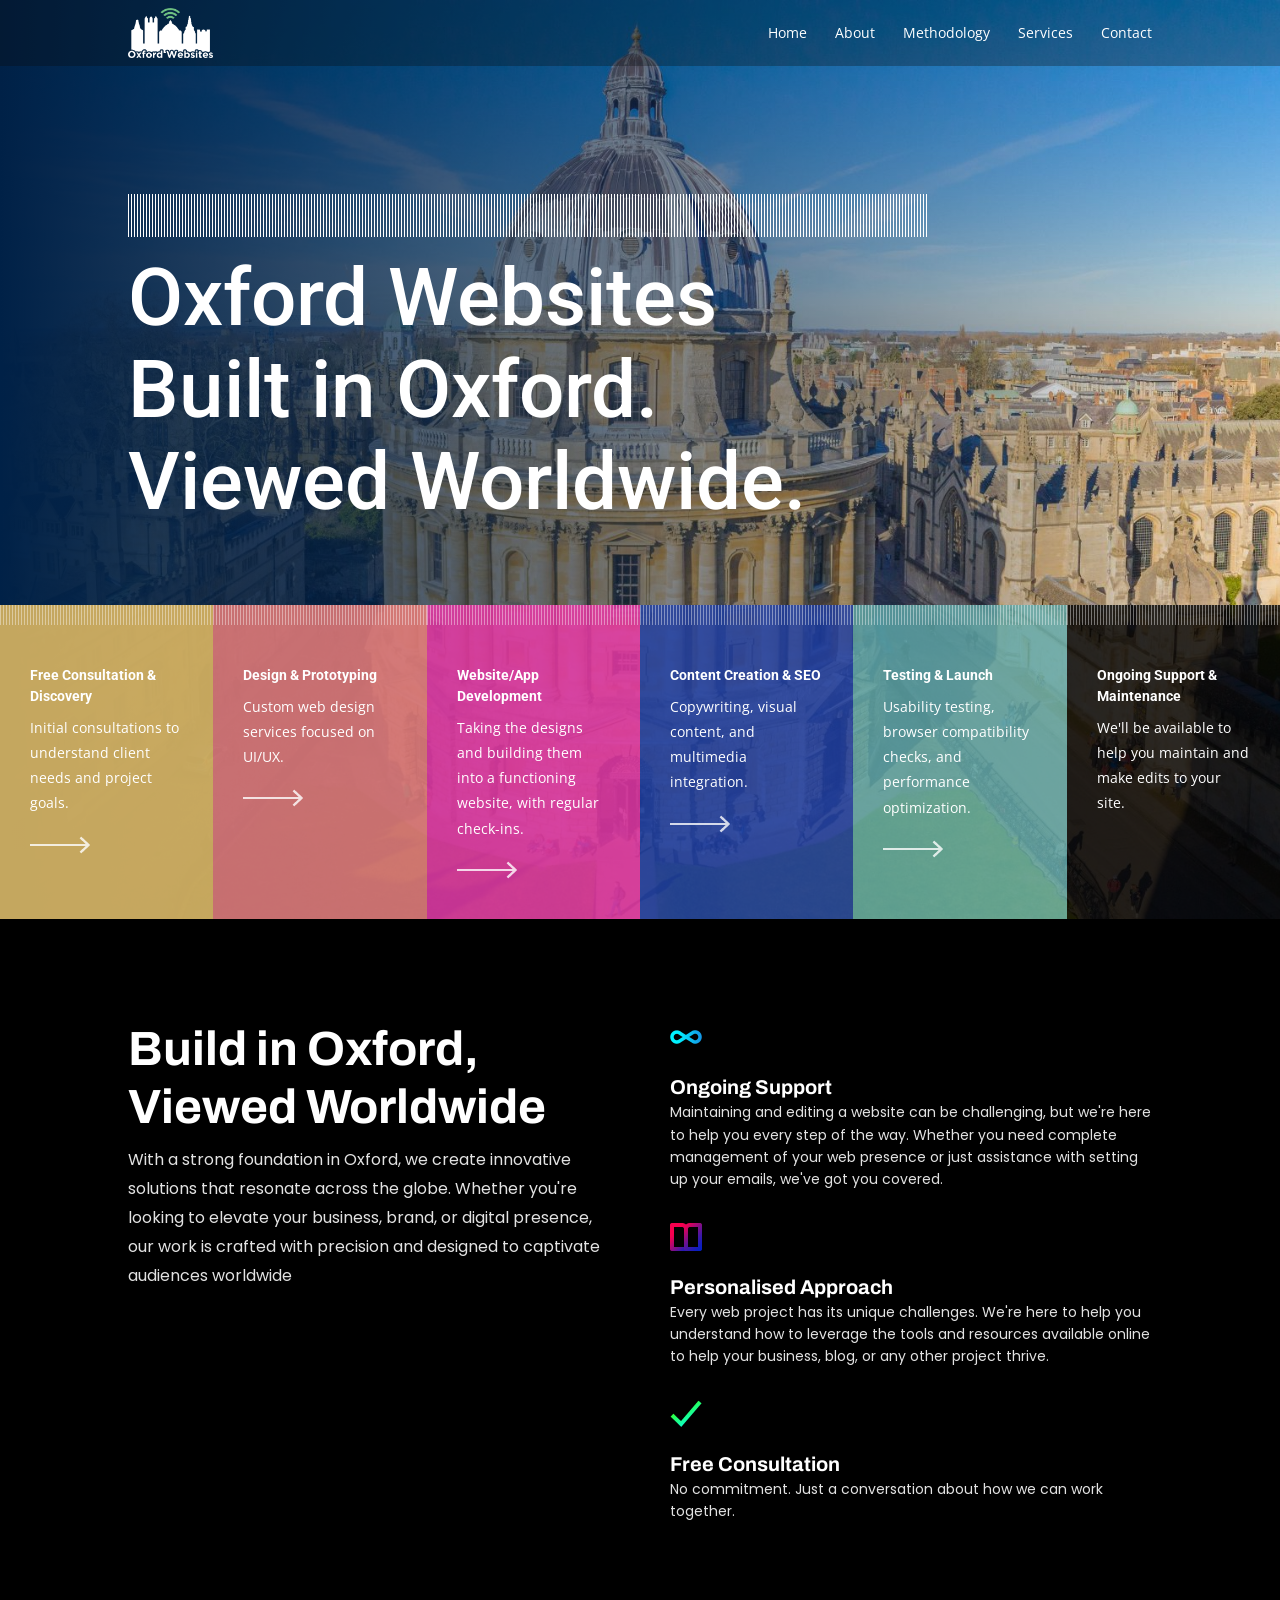
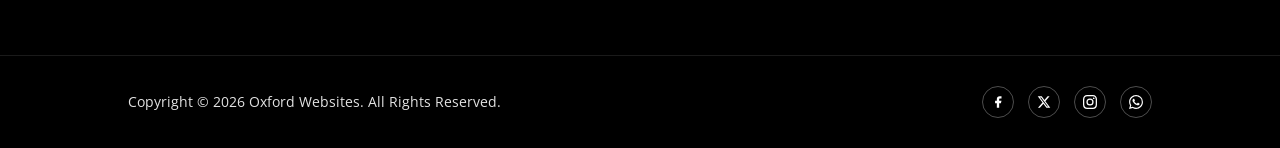
<file: index.html>
<!DOCTYPE html>
<html lang="en-US">
<head>
  <meta charset="UTF-8">
  <meta name="viewport" content="width=device-width, initial-scale=1.0">
  <title>Home - Oxford Websites</title>
  <link rel="preconnect" href="https://fonts.googleapis.com">
  <link rel="preconnect" href="https://fonts.gstatic.com" crossorigin>
  <link href="https://fonts.googleapis.com/css2?family=Archivo:wght@400;700&family=Poppins:wght@400;500&family=Roboto:wght@400;500;700&family=Open+Sans:wght@400;500;700&display=swap" rel="stylesheet">
  <style>
    /* ===== RESET ===== */
    *, *::before, *::after { margin: 0; padding: 0; box-sizing: border-box; }
    html { scroll-behavior: smooth; }
    body {
      font-family: 'Open Sans', Arial, sans-serif;
      font-size: 14px;
      line-height: 1.7;
      color: #666;
      -webkit-font-smoothing: antialiased;
    }
    a { text-decoration: none; color: inherit; }
    ul { list-style: none; }
    img { max-width: 100%; height: auto; display: block; }

    /* ===== HEADER ===== */
    #main-header {
      position: fixed;
      top: 0;
      left: 0;
      width: 100%;
      z-index: 1000;
      background-color: rgba(10, 10, 10, 0.3);
      transition: background-color 0.4s ease;
    }
    #main-header.scrolled {
      background-color: rgba(10, 10, 10, 0.22);
    }
    .header-container {
      max-width: 1080px;
      width: 80%;
      margin: 0 auto;
      display: flex;
      align-items: center;
      justify-content: space-between;
      height: 66px;
    }
    .logo_container a {
      display: flex;
      align-items: center;
    }
    .logo_container img {
      height: 50px;
      width: auto;
    }
    #top-menu {
      display: flex;
      gap: 28px;
    }
    #top-menu a {
      font-size: 14px;
      color: #fff;
      transition: opacity 0.3s;
    }
    #top-menu a:hover {
      opacity: 0.7;
    }
    #top-menu li.active a {
      color: #fff;
    }
    .mobile-menu-toggle {
      display: none;
      flex-direction: column;
      gap: 5px;
      cursor: pointer;
      padding: 5px;
    }
    .mobile-menu-toggle span {
      width: 24px;
      height: 2px;
      background: #fff;
      transition: 0.3s;
    }
    .mobile-menu {
      display: none;
      position: absolute;
      top: 66px;
      left: 0;
      width: 100%;
      background-color: rgba(10, 10, 10, 0.9);
      padding: 20px 0;
    }
    .mobile-menu.open {
      display: block;
    }
    .mobile-menu a {
      display: block;
      padding: 12px 30px;
      color: #fff;
      font-size: 14px;
    }
    .mobile-menu a:hover {
      background: rgba(255,255,255,0.1);
    }

    /* ===== HERO SECTION ===== */
    .hero {
      background-image: linear-gradient(90deg, #002147 0%, rgba(0,0,0,0) 100%),
                         url('images/Radcliffe_Camera_Oxford_UK-scaled.jpg');
      background-size: cover;
      background-position: center;
      padding-top: 10vw;
      padding-bottom: 0;
      min-height: 100vh;
      display: flex;
      flex-direction: column;
      justify-content: flex-start;
    }
    .hero-content {
      max-width: 1080px;
      width: 80%;
      margin: 0 auto;
      padding-top: 66px;
    }
    .hero-divider {
      height: 48px;
      background-image: url('images/high-school_48.png');
      background-repeat: repeat-x;
      background-position: left top;
      background-size: auto;
      margin-bottom: 10px;
      max-width: 800px;
    }
    .hero h1 {
      font-family: 'Roboto', Helvetica, Arial, sans-serif;
      font-weight: 500;
      font-size: 80px;
      color: #fff;
      line-height: 1.15;
      max-width: 800px;
      margin-bottom: 0;
    }
    .hero h2 {
      font-family: 'Roboto', Helvetica, Arial, sans-serif;
      font-weight: 500;
      font-size: 80px;
      color: #fff;
      line-height: 1.15;
      max-width: 800px;
    }

    /* ===== SERVICE CARDS ROW ===== */
    .services-row {
      display: grid;
      grid-template-columns: repeat(6, 1fr);
      width: 100%;
      margin-top: 6vw;
    }
    .service-card {
      padding: 60px 30px 40px;
      background-repeat: repeat-x;
      background-position: left top;
      background-size: auto;
      background-image: url('images/high-school_50.png');
      transition: transform 0.3s, box-shadow 0.3s;
      cursor: pointer;
    }
    .service-card:hover {
      transform: translateY(-4px);
    }
    .service-card:nth-child(1) { background-color: rgba(245, 201, 102, 0.8); }
    .service-card:nth-child(2) { background-color: rgba(247, 130, 126, 0.8); }
    .service-card:nth-child(3) { background-color: rgba(242, 55, 170, 0.8); }
    .service-card:nth-child(4) { background-color: rgba(31, 63, 168, 0.8); }
    .service-card:nth-child(5) { background-color: rgba(98, 172, 172, 0.8); }
    .service-card:nth-child(6) { background-color: rgba(0, 0, 0, 0.8); }
    .service-card h4 {
      font-family: 'Roboto', Helvetica, Arial, sans-serif;
      font-weight: 500;
      color: #fff;
      line-height: 1.5;
      font-size: 14px;
      margin-bottom: 8px;
    }
    .service-card p {
      color: #fff;
      line-height: 1.8;
      font-size: 14px;
    }
    .service-card .arrow {
      margin-top: 20px;
    }
    .service-card .arrow img {
      width: 60px;
      height: 18px;
      opacity: 0.8;
    }

    /* ===== MIDDLE SECTION (Black BG) ===== */
    .middle-section {
      background-color: #000;
      padding: 8vw 0;
    }
    .middle-container {
      max-width: 1080px;
      width: 80%;
      margin: 0 auto;
      display: grid;
      grid-template-columns: 1fr 1fr;
      gap: 60px;
      align-items: start;
    }
    .middle-left h2 {
      font-family: 'Archivo', Helvetica, Arial, sans-serif;
      font-weight: 700;
      font-size: 48px;
      color: #fff;
      line-height: 1.2;
      margin-bottom: 10px;
    }
    .middle-left p {
      color: #e2e2e2;
      line-height: 1.8;
      font-family: 'Poppins', Helvetica, Arial, sans-serif;
      font-size: 16px;
    }

    /* Right column - feature blocks */
    .feature-block {
      margin-bottom: 30px;
    }
    .feature-block .icon {
      width: 32px;
      height: 32px;
      margin-bottom: 20px;
    }
    .feature-block h5 {
      font-family: 'Archivo', Helvetica, Arial, sans-serif;
      font-weight: 700;
      font-size: 20px;
      color: #fff;
      line-height: 1.4;
      margin-bottom: 0;
    }
    .feature-block p {
      color: #e2e2e2;
      line-height: 1.6;
      font-family: 'Poppins', Helvetica, Arial, sans-serif;
      font-size: 14px;
    }

    /* ===== FOOTER ===== */
    .site-footer {
      background-color: #000;
      border-top: 1px solid rgba(255,255,255,0.1);
      padding: 30px 0;
    }
    .footer-container {
      max-width: 1080px;
      width: 80%;
      margin: 0 auto;
      display: flex;
      justify-content: space-between;
      align-items: center;
    }
    .footer-copyright {
      color: #e2e2e2;
      font-size: 14px;
    }
    .social-links {
      display: flex;
      gap: 14px;
    }
    .social-links a {
      width: 32px;
      height: 32px;
      border: 1px solid rgba(255,255,255,0.3);
      border-radius: 50%;
      display: flex;
      align-items: center;
      justify-content: center;
      color: #fff;
      font-size: 14px;
      transition: background 0.3s, border-color 0.3s;
    }
    .social-links a:hover {
      background: rgba(255,255,255,0.15);
      border-color: rgba(255,255,255,0.6);
    }
    /* Simple SVG icon styling */
    .social-links svg {
      width: 14px;
      height: 14px;
      fill: #fff;
    }

    /* ===== RESPONSIVE: TABLET (<=980px) ===== */
    @media only screen and (max-width: 980px) {
      .header-container {
        width: 90%;
      }
      #top-menu {
        display: none;
      }
      .mobile-menu-toggle {
        display: flex;
      }
      .hero h1,
      .hero h2 {
        font-size: 40px;
      }
      .hero-content {
        width: 90%;
      }
      .services-row {
        grid-template-columns: repeat(3, 1fr);
      }
      .service-card {
        padding: 40px 20px 20px;
      }
      .service-card h4 {
        font-size: 16px;
      }
      .middle-container {
        width: 90%;
        grid-template-columns: 1fr;
        gap: 40px;
      }
      .middle-left h2 {
        font-size: 32px;
      }
      .middle-left p {
        font-size: 15px;
      }
      .feature-block h5 {
        font-size: 16px;
      }
      .footer-container {
        width: 90%;
      }
    }

    /* ===== RESPONSIVE: MOBILE (<=767px) ===== */
    @media only screen and (max-width: 767px) {
      .hero {
        padding-top: 15vw;
      }
      .hero h1,
      .hero h2 {
        font-size: 24px;
      }
      .services-row {
        grid-template-columns: repeat(2, 1fr);
      }
      .service-card {
        padding: 40px 20px 20px;
      }
      .service-card h4 {
        font-size: 14px;
      }
      .middle-left h2 {
        font-size: 20px;
      }
      .middle-left p,
      .feature-block h5,
      .feature-block p {
        font-size: 14px;
      }
      .footer-container {
        flex-direction: column;
        gap: 20px;
        text-align: center;
      }
    }

    /* ===== RESPONSIVE: SMALL MOBILE (<=480px) ===== */
    @media only screen and (max-width: 480px) {
      .services-row {
        grid-template-columns: 1fr;
      }
    }
  </style>
</head>
<body>

  <!-- HEADER -->
  <header id="main-header">
    <div class="header-container">
      <div class="logo_container">
        <a href="#">
          <img src="images/logo.png" alt="Oxford Websites" id="logo">
        </a>
      </div>
      <nav>
        <ul id="top-menu">
          <li class="active"><a href="index.html">Home</a></li>
          <li><a href="about.html">About</a></li>
          <li><a href="methodology.html">Methodology</a></li>
          <li><a href="services.html">Services</a></li>
          <li><a href="contact.html">Contact</a></li>
        </ul>
      </nav>
      <div class="mobile-menu-toggle" id="mobileToggle" aria-label="Toggle menu">
        <span></span>
        <span></span>
        <span></span>
      </div>
    </div>
    <div class="mobile-menu" id="mobileMenu">
      <a href="index.html">Home</a>
      <a href="about.html">About</a>
      <a href="methodology.html">Methodology</a>
      <a href="services.html">Services</a>
      <a href="contact.html">Contact</a>
    </div>
  </header>

  <!-- HERO SECTION -->
  <section class="hero">
    <div class="hero-content">
      <div class="hero-divider"></div>
      <h1>Oxford Websites</h1>
      <h2>Built in Oxford. Viewed Worldwide.</h2>
    </div>

    <!-- SERVICE CARDS -->
    <div class="services-row">
      <div class="service-card">
        <h4><strong>Free Consultation &amp; Discovery</strong></h4>
        <p>Initial consultations to understand client needs and project goals.</p>
        <div class="arrow">
          <img src="images/high-school_26.png" alt="">
        </div>
      </div>
      <div class="service-card">
        <h4><strong>Design &amp; Prototyping</strong></h4>
        <p>Custom web design services focused on UI/UX.</p>
        <div class="arrow">
          <img src="images/high-school_26.png" alt="">
        </div>
      </div>
      <div class="service-card">
        <h4><strong>Website/App Development</strong></h4>
        <p>Taking the designs and building them into a functioning website, with regular check-ins.</p>
        <div class="arrow">
          <img src="images/high-school_26.png" alt="">
        </div>
      </div>
      <div class="service-card">
        <h4><strong>Content Creation &amp; SEO</strong></h4>
        <p>Copywriting, visual content, and multimedia integration.</p>
        <div class="arrow">
          <img src="images/high-school_26.png" alt="">
        </div>
      </div>
      <div class="service-card">
        <h4><strong>Testing &amp; Launch</strong></h4>
        <p>Usability testing, browser compatibility checks, and performance optimization.</p>
        <div class="arrow">
          <img src="images/high-school_26.png" alt="">
        </div>
      </div>
      <div class="service-card">
        <h4><strong>Ongoing Support &amp; Maintenance</strong></h4>
        <p>We'll be available to help you maintain and make edits to your site.</p>
      </div>
    </div>
  </section>

  <!-- MIDDLE SECTION -->
  <section class="middle-section">
    <div class="middle-container">
      <div class="middle-left">
        <h2>Build in Oxford, Viewed Worldwide</h2>
        <p>With a strong foundation in Oxford, we create innovative solutions that resonate across the globe. Whether you're looking to elevate your business, brand, or digital presence, our work is crafted with precision and designed to captivate audiences worldwide</p>
      </div>
      <div class="middle-right">
        <div class="feature-block">
          <img class="icon" src="images/artificial-intelligence-icon-small-02@2x.png" alt="">
          <h5>Ongoing Support</h5>
          <p>Maintaining and editing a website can be challenging, but we're here to help you every step of the way. Whether you need complete management of your web presence or just assistance with setting up your emails, we've got you covered.</p>
        </div>
        <div class="feature-block">
          <img class="icon" src="images/artificial-intelligence-icon-small-04@2x.png" alt="">
          <h5>Personalised Approach</h5>
          <p>Every web project has its unique challenges. We're here to help you understand how to leverage the tools and resources available online to help your business, blog, or any other project thrive.</p>
        </div>
        <div class="feature-block">
          <img class="icon" src="images/artificial-intelligence-icon-small-06@2x.png" alt="">
          <h5>Free Consultation</h5>
          <p>No commitment. Just a conversation about how we can work together.</p>
        </div>
      </div>
    </div>
  </section>

  <!-- FOOTER -->
  <footer class="site-footer">
    <div class="footer-container">
      <div class="footer-copyright">
        Copyright &copy; 2026 Oxford Websites. All Rights Reserved.
      </div>
      <div class="social-links">
        <a href="#" title="Facebook">
          <svg viewBox="0 0 24 24"><path d="M18 2h-3a5 5 0 00-5 5v3H7v4h3v8h4v-8h3l1-4h-4V7a1 1 0 011-1h3z"/></svg>
        </a>
        <a href="#" title="X (Twitter)">
          <svg viewBox="0 0 24 24"><path d="M18.244 2.25h3.308l-7.227 8.26 8.502 11.24H16.17l-5.214-6.817L4.99 21.75H1.68l7.73-8.835L1.254 2.25H8.08l4.713 6.231zm-1.161 17.52h1.833L7.084 4.126H5.117z"/></svg>
        </a>
        <a href="#" title="Instagram">
          <svg viewBox="0 0 24 24"><path d="M12 2.163c3.204 0 3.584.012 4.85.07 3.252.148 4.771 1.691 4.919 4.919.058 1.265.069 1.645.069 4.849 0 3.205-.012 3.584-.069 4.849-.149 3.225-1.664 4.771-4.919 4.919-1.266.058-1.644.07-4.85.07-3.204 0-3.584-.012-4.849-.07-3.26-.149-4.771-1.699-4.919-4.92-.058-1.265-.07-1.644-.07-4.849 0-3.204.013-3.583.07-4.849.149-3.227 1.664-4.771 4.919-4.919 1.266-.057 1.645-.069 4.849-.069zM12 0C8.741 0 8.333.014 7.053.072 2.695.272.273 2.69.073 7.052.014 8.333 0 8.741 0 12c0 3.259.014 3.668.072 4.948.2 4.358 2.618 6.78 6.98 6.98C8.333 23.986 8.741 24 12 24c3.259 0 3.668-.014 4.948-.072 4.354-.2 6.782-2.618 6.979-6.98.059-1.28.073-1.689.073-4.948 0-3.259-.014-3.667-.072-4.947-.196-4.354-2.617-6.78-6.979-6.98C15.668.014 15.259 0 12 0zm0 5.838a6.162 6.162 0 100 12.324 6.162 6.162 0 000-12.324zM12 16a4 4 0 110-8 4 4 0 010 8zm6.406-11.845a1.44 1.44 0 100 2.881 1.44 1.44 0 000-2.881z"/></svg>
        </a>
        <a href="#" title="WhatsApp">
          <svg viewBox="0 0 24 24"><path d="M17.472 14.382c-.297-.149-1.758-.867-2.03-.967-.273-.099-.471-.148-.67.15-.197.297-.767.966-.94 1.164-.173.199-.347.223-.644.075-.297-.15-1.255-.463-2.39-1.475-.883-.788-1.48-1.761-1.653-2.059-.173-.297-.018-.458.13-.606.134-.133.298-.347.446-.52.149-.174.198-.298.298-.497.099-.198.05-.371-.025-.52-.075-.149-.669-1.612-.916-2.207-.242-.579-.487-.5-.669-.51-.173-.008-.371-.01-.57-.01-.198 0-.52.074-.792.372-.272.297-1.04 1.016-1.04 2.479 0 1.462 1.065 2.875 1.213 3.074.149.198 2.096 3.2 5.077 4.487.709.306 1.262.489 1.694.625.712.227 1.36.195 1.871.118.571-.085 1.758-.719 2.006-1.413.248-.694.248-1.289.173-1.413-.074-.124-.272-.198-.57-.347m-5.421 7.403h-.004a9.87 9.87 0 01-5.031-1.378l-.361-.214-3.741.982.998-3.648-.235-.374a9.86 9.86 0 01-1.51-5.26c.001-5.45 4.436-9.884 9.888-9.884 2.64 0 5.122 1.03 6.988 2.898a9.825 9.825 0 012.893 6.994c-.003 5.45-4.437 9.884-9.885 9.884m8.413-18.297A11.815 11.815 0 0012.05 0C5.495 0 .16 5.335.157 11.892c0 2.096.547 4.142 1.588 5.945L.057 24l6.305-1.654a11.882 11.882 0 005.683 1.448h.005c6.554 0 11.89-5.335 11.893-11.893a11.821 11.821 0 00-3.48-8.413z"/></svg>
        </a>
      </div>
    </div>
  </footer>

  <script>
    // Mobile menu toggle
    const mobileToggle = document.getElementById('mobileToggle');
    const mobileMenu = document.getElementById('mobileMenu');
    mobileToggle.addEventListener('click', () => {
      mobileMenu.classList.toggle('open');
    });

    // Header scroll effect
    const header = document.getElementById('main-header');
    window.addEventListener('scroll', () => {
      if (window.scrollY > 50) {
        header.classList.add('scrolled');
      } else {
        header.classList.remove('scrolled');
      }
    });
  </script>
</body>
</html>
</file>
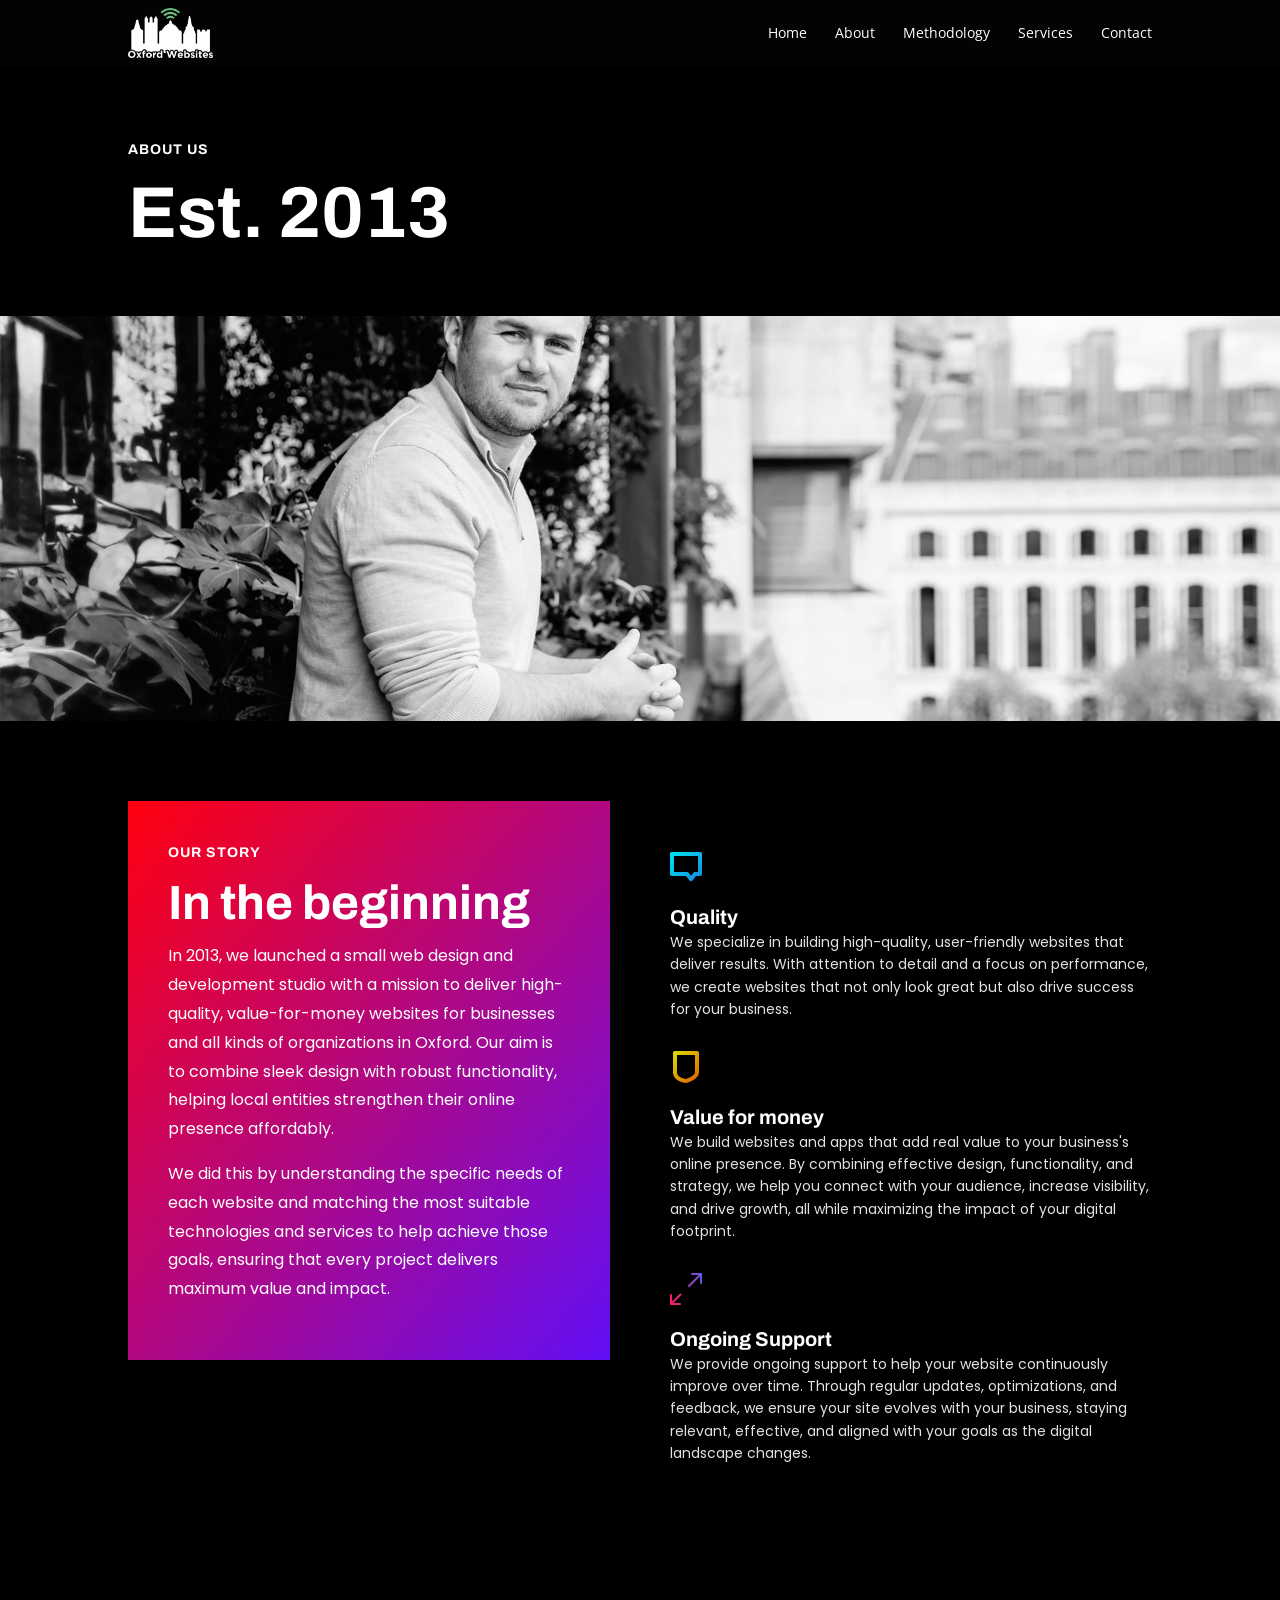
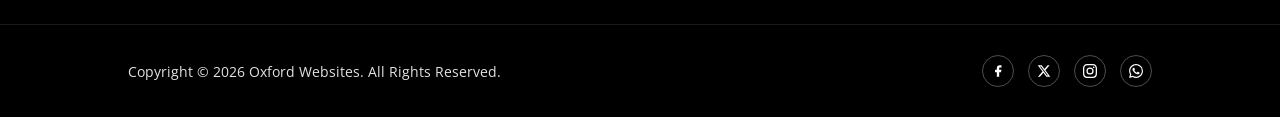
<file: about.html>
<!DOCTYPE html>
<html lang="en-US">
<head>
  <meta charset="UTF-8">
  <meta name="viewport" content="width=device-width, initial-scale=1.0">
  <title>About - Oxford Websites</title>
  <link rel="preconnect" href="https://fonts.googleapis.com">
  <link rel="preconnect" href="https://fonts.gstatic.com" crossorigin>
  <link href="https://fonts.googleapis.com/css2?family=Archivo:wght@400;700&family=Poppins:wght@400;500&family=Roboto:wght@400;500;700&family=Open+Sans:wght@400;500;700&display=swap" rel="stylesheet">
  <link rel="stylesheet" href="style.css">
  <style>
    /* About hero */
    .about-hero {
      background-color: #000;
      padding: 140px 0 60px;
    }
    .about-hero .container {
      max-width: 1080px;
      width: 80%;
      margin: 0 auto;
    }
    .about-hero h4 {
      font-family: 'Archivo', Helvetica, Arial, sans-serif;
      font-weight: 700;
      text-transform: uppercase;
      font-size: 14px;
      color: #fff;
      letter-spacing: 1px;
      line-height: 1.4;
      margin-bottom: 10px;
    }
    .about-hero h1 {
      font-family: 'Archivo', Helvetica, Arial, sans-serif;
      font-weight: 700;
      font-size: 72px;
      color: #fff;
      line-height: 1.2;
    }

    /* Photo banner */
    .photo-banner {
      height: 45vh;
      min-height: 400px;
      background-image: url('images/george-scaled.jpeg');
      background-size: cover;
      background-position: center;
    }

    /* Story section */
    .story-section {
      background-color: #000;
      padding: 80px 0;
    }
    .story-container {
      max-width: 1080px;
      width: 80%;
      margin: 0 auto;
      display: grid;
      grid-template-columns: 1fr 1fr;
      gap: 60px;
      align-items: start;
    }
    .story-left h4 {
      font-family: 'Archivo', Helvetica, Arial, sans-serif;
      font-weight: 700;
      text-transform: uppercase;
      font-size: 14px;
      color: #fff;
      letter-spacing: 1px;
      margin-bottom: 10px;
    }
    .story-left h2 {
      font-family: 'Archivo', Helvetica, Arial, sans-serif;
      font-weight: 700;
      font-size: 48px;
      color: #fff;
      line-height: 1.2;
      margin-bottom: 10px;
    }
    .story-left p {
      color: #fff;
      line-height: 1.8;
      font-family: 'Poppins', Helvetica, Arial, sans-serif;
      font-size: 16px;
      margin-bottom: 16px;
    }
    .story-left {
      background: linear-gradient(130deg, #ff000f 0%, #620ff5 100%);
      padding: 40px;
      border-radius: 0;
    }

    /* Right column values */
    .values-right {
      padding: 50px 0;
    }
    .value-block {
      margin-bottom: 30px;
    }
    .value-block .icon {
      width: 32px;
      height: 32px;
      margin-bottom: 20px;
    }
    .value-block h5 {
      font-family: 'Archivo', Helvetica, Arial, sans-serif;
      font-weight: 700;
      font-size: 20px;
      color: #fff;
      line-height: 1.4;
      margin-bottom: 0;
    }
    .value-block p {
      color: #e2e2e2;
      line-height: 1.6;
      font-family: 'Poppins', Helvetica, Arial, sans-serif;
      font-size: 14px;
    }

    @media only screen and (max-width: 980px) {
      .about-hero h1 { font-size: 40px; }
      .story-container {
        grid-template-columns: 1fr;
        width: 90%;
        gap: 40px;
      }
      .story-left { padding: 30px; }
      .story-left h2 { font-size: 32px; }
      .story-left p { font-size: 15px; }
      .value-block h5 { font-size: 16px; }
      .values-right { padding: 0; }
      .about-hero .container { width: 90%; }
    }
    @media only screen and (max-width: 767px) {
      .about-hero h1 { font-size: 24px; }
      .story-left h2 { font-size: 20px; }
      .story-left p, .value-block h5, .value-block p { font-size: 14px; }
      .story-left { padding: 20px; }
      .photo-banner { min-height: 250px; }
    }
  </style>
</head>
<body>

  <!-- HEADER -->
  <header id="main-header">
    <div class="header-container">
      <div class="logo_container">
        <a href="index.html">
          <img src="images/logo.png" alt="Oxford Websites">
        </a>
      </div>
      <nav>
        <ul id="top-menu">
          <li><a href="index.html">Home</a></li>
          <li class="active"><a href="about.html">About</a></li>
          <li><a href="methodology.html">Methodology</a></li>
          <li><a href="services.html">Services</a></li>
          <li><a href="contact.html">Contact</a></li>
        </ul>
      </nav>
      <div class="mobile-menu-toggle" id="mobileToggle" aria-label="Toggle menu">
        <span></span><span></span><span></span>
      </div>
    </div>
    <div class="mobile-menu" id="mobileMenu">
      <a href="index.html">Home</a>
      <a href="about.html">About</a>
      <a href="methodology.html">Methodology</a>
      <a href="services.html">Services</a>
      <a href="contact.html">Contact</a>
    </div>
  </header>

  <!-- HERO -->
  <section class="about-hero">
    <div class="container">
      <h4>About Us</h4>
      <h1>Est. 2013</h1>
    </div>
  </section>

  <!-- PHOTO BANNER -->
  <div class="photo-banner"></div>

  <!-- STORY SECTION -->
  <section class="story-section">
    <div class="story-container">
      <div class="story-left">
        <h4>Our Story</h4>
        <h2>In the beginning</h2>
        <p>In 2013, we launched a small web design and development studio with a mission to deliver high-quality, value-for-money websites for businesses and all kinds of organizations in Oxford. Our aim is to combine sleek design with robust functionality, helping local entities strengthen their online presence affordably.</p>
        <p>We did this by understanding the specific needs of each website and matching the most suitable technologies and services to help achieve those goals, ensuring that every project delivers maximum value and impact.</p>
      </div>
      <div class="values-right">
        <div class="value-block">
          <img class="icon" src="images/artificial-intelligence-icon-small-01@2x.png" alt="">
          <h5>Quality</h5>
          <p>We specialize in building high-quality, user-friendly websites that deliver results. With attention to detail and a focus on performance, we create websites that not only look great but also drive success for your business.</p>
        </div>
        <div class="value-block">
          <img class="icon" src="images/artificial-intelligence-icon-small-03@2x.png" alt="">
          <h5>Value for money</h5>
          <p>We build websites and apps that add real value to your business's online presence. By combining effective design, functionality, and strategy, we help you connect with your audience, increase visibility, and drive growth, all while maximizing the impact of your digital footprint.</p>
        </div>
        <div class="value-block">
          <img class="icon" src="images/artificial-intelligence-icon-small-05@2x.png" alt="">
          <h5>Ongoing Support</h5>
          <p>We provide ongoing support to help your website continuously improve over time. Through regular updates, optimizations, and feedback, we ensure your site evolves with your business, staying relevant, effective, and aligned with your goals as the digital landscape changes.</p>
        </div>
      </div>
    </div>
  </section>

  <!-- FOOTER -->
  <footer class="site-footer">
    <div class="footer-container">
      <div class="footer-copyright">Copyright &copy; 2026 Oxford Websites. All Rights Reserved.</div>
      <div class="social-links">
        <a href="#" title="Facebook"><svg viewBox="0 0 24 24"><path d="M18 2h-3a5 5 0 00-5 5v3H7v4h3v8h4v-8h3l1-4h-4V7a1 1 0 011-1h3z"/></svg></a>
        <a href="#" title="X"><svg viewBox="0 0 24 24"><path d="M18.244 2.25h3.308l-7.227 8.26 8.502 11.24H16.17l-5.214-6.817L4.99 21.75H1.68l7.73-8.835L1.254 2.25H8.08l4.713 6.231zm-1.161 17.52h1.833L7.084 4.126H5.117z"/></svg></a>
        <a href="#" title="Instagram"><svg viewBox="0 0 24 24"><path d="M12 2.163c3.204 0 3.584.012 4.85.07 3.252.148 4.771 1.691 4.919 4.919.058 1.265.069 1.645.069 4.849 0 3.205-.012 3.584-.069 4.849-.149 3.225-1.664 4.771-4.919 4.919-1.266.058-1.644.07-4.85.07-3.204 0-3.584-.012-4.849-.07-3.26-.149-4.771-1.699-4.919-4.92-.058-1.265-.07-1.644-.07-4.849 0-3.204.013-3.583.07-4.849.149-3.227 1.664-4.771 4.919-4.919 1.266-.057 1.645-.069 4.849-.069zM12 0C8.741 0 8.333.014 7.053.072 2.695.272.273 2.69.073 7.052.014 8.333 0 8.741 0 12c0 3.259.014 3.668.072 4.948.2 4.358 2.618 6.78 6.98 6.98C8.333 23.986 8.741 24 12 24c3.259 0 3.668-.014 4.948-.072 4.354-.2 6.782-2.618 6.979-6.98.059-1.28.073-1.689.073-4.948 0-3.259-.014-3.667-.072-4.947-.196-4.354-2.617-6.78-6.979-6.98C15.668.014 15.259 0 12 0zm0 5.838a6.162 6.162 0 100 12.324 6.162 6.162 0 000-12.324zM12 16a4 4 0 110-8 4 4 0 010 8zm6.406-11.845a1.44 1.44 0 100 2.881 1.44 1.44 0 000-2.881z"/></svg></a>
        <a href="#" title="WhatsApp"><svg viewBox="0 0 24 24"><path d="M17.472 14.382c-.297-.149-1.758-.867-2.03-.967-.273-.099-.471-.148-.67.15-.197.297-.767.966-.94 1.164-.173.199-.347.223-.644.075-.297-.15-1.255-.463-2.39-1.475-.883-.788-1.48-1.761-1.653-2.059-.173-.297-.018-.458.13-.606.134-.133.298-.347.446-.52.149-.174.198-.298.298-.497.099-.198.05-.371-.025-.52-.075-.149-.669-1.612-.916-2.207-.242-.579-.487-.5-.669-.51-.173-.008-.371-.01-.57-.01-.198 0-.52.074-.792.372-.272.297-1.04 1.016-1.04 2.479 0 1.462 1.065 2.875 1.213 3.074.149.198 2.096 3.2 5.077 4.487.709.306 1.262.489 1.694.625.712.227 1.36.195 1.871.118.571-.085 1.758-.719 2.006-1.413.248-.694.248-1.289.173-1.413-.074-.124-.272-.198-.57-.347m-5.421 7.403h-.004a9.87 9.87 0 01-5.031-1.378l-.361-.214-3.741.982.998-3.648-.235-.374a9.86 9.86 0 01-1.51-5.26c.001-5.45 4.436-9.884 9.888-9.884 2.64 0 5.122 1.03 6.988 2.898a9.825 9.825 0 012.893 6.994c-.003 5.45-4.437 9.884-9.885 9.884m8.413-18.297A11.815 11.815 0 0012.05 0C5.495 0 .16 5.335.157 11.892c0 2.096.547 4.142 1.588 5.945L.057 24l6.305-1.654a11.882 11.882 0 005.683 1.448h.005c6.554 0 11.89-5.335 11.893-11.893a11.821 11.821 0 00-3.48-8.413z"/></svg></a>
      </div>
    </div>
  </footer>

  <script>
    document.getElementById('mobileToggle').addEventListener('click', () => {
      document.getElementById('mobileMenu').classList.toggle('open');
    });
    window.addEventListener('scroll', () => {
      document.getElementById('main-header').classList.toggle('scrolled', window.scrollY > 50);
    });
  </script>
</body>
</html>
</file>
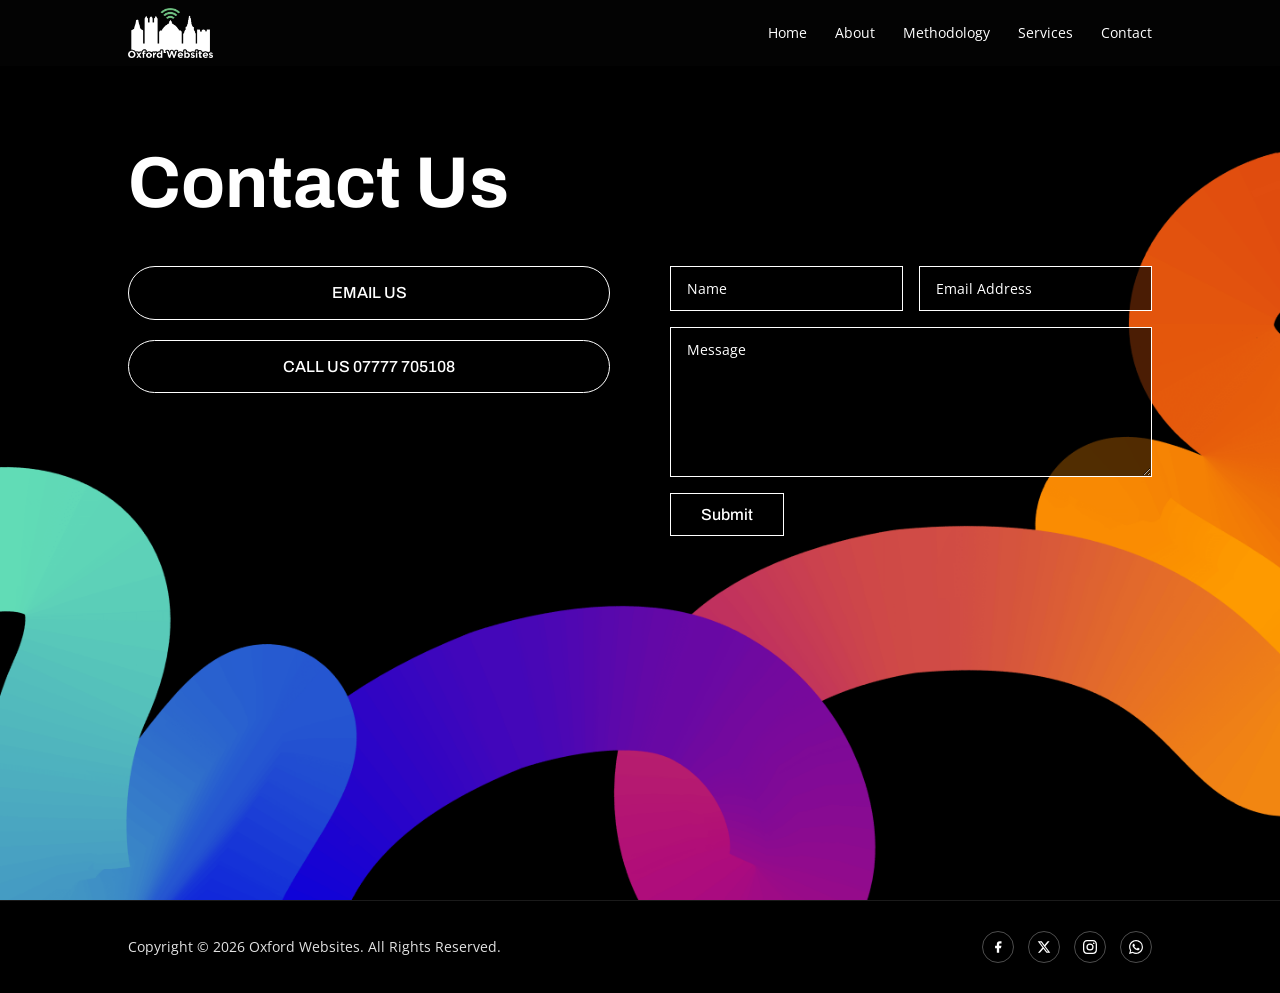
<file: contact.html>
<!DOCTYPE html>
<html lang="en-US">
<head>
  <meta charset="UTF-8">
  <meta name="viewport" content="width=device-width, initial-scale=1.0">
  <title>Contact - Oxford Websites</title>
  <link rel="preconnect" href="https://fonts.googleapis.com">
  <link rel="preconnect" href="https://fonts.gstatic.com" crossorigin>
  <link href="https://fonts.googleapis.com/css2?family=Archivo:wght@400;700&family=Poppins:wght@400;500&family=Roboto:wght@400;500;700&family=Open+Sans:wght@400;500;700&display=swap" rel="stylesheet">
  <link rel="stylesheet" href="style.css">
  <style>
    .contact-section {
      background-color: #000;
      background-image: url('images/artificial-intelligence-background-02@2x.png');
      background-position: center bottom;
      background-size: cover;
      padding: 140px 0 8vw;
      min-height: 100vh;
    }
    .contact-container {
      max-width: 1080px;
      width: 80%;
      margin: 0 auto;
    }
    .contact-container h1 {
      font-family: 'Archivo', Helvetica, Arial, sans-serif;
      font-weight: 700;
      font-size: 72px;
      color: #fff;
      line-height: 1.2;
      margin-bottom: 40px;
    }
    .contact-grid {
      display: grid;
      grid-template-columns: 1fr 1fr;
      gap: 60px;
      align-items: start;
    }
    .contact-buttons {
      display: flex;
      flex-direction: column;
      gap: 20px;
    }
    .contact-btn {
      display: inline-block;
      padding: 12px 24px;
      border: 1px solid #fff;
      border-radius: 100px;
      color: #fff;
      font-family: 'Archivo', Helvetica, Arial, sans-serif;
      font-weight: 500;
      font-size: 16px;
      text-transform: uppercase;
      text-align: center;
      background: transparent;
      transition: all 0.3s;
    }
    .contact-btn:hover {
      background: rgba(255,255,255,0.15);
    }

    /* Contact form */
    .contact-form {
      display: flex;
      flex-direction: column;
      gap: 16px;
    }
    .form-row {
      display: grid;
      grid-template-columns: 1fr 1fr;
      gap: 16px;
    }
    .contact-form input,
    .contact-form textarea {
      width: 100%;
      padding: 12px 16px;
      background: rgba(0,0,0,0.67);
      border: 1px solid rgba(255,255,255,1);
      color: #fff;
      font-family: 'Open Sans', Arial, sans-serif;
      font-size: 14px;
      outline: none;
      transition: border-color 0.3s;
    }
    .contact-form input::placeholder,
    .contact-form textarea::placeholder {
      color: #fff;
    }
    .contact-form input:focus,
    .contact-form textarea:focus {
      border-color: #2ea3f2;
    }
    .contact-form textarea {
      min-height: 150px;
      resize: vertical;
    }
    .contact-form button {
      align-self: flex-start;
      padding: 12px 30px;
      background: rgba(0,0,0,0.67);
      border: 1px solid #fff;
      color: #fff;
      font-family: 'Archivo', Helvetica, Arial, sans-serif;
      font-weight: 500;
      font-size: 16px;
      cursor: pointer;
      transition: all 0.3s;
    }
    .contact-form button:hover {
      background: rgba(255,255,255,0.15);
    }

    @media only screen and (max-width: 980px) {
      .contact-container h1 { font-size: 40px; }
      .contact-grid {
        grid-template-columns: 1fr;
        gap: 40px;
      }
      .contact-container { width: 90%; }
    }
    @media only screen and (max-width: 767px) {
      .contact-container h1 { font-size: 24px; }
      .form-row { grid-template-columns: 1fr; }
    }
  </style>
</head>
<body>

  <!-- HEADER -->
  <header id="main-header">
    <div class="header-container">
      <div class="logo_container">
        <a href="index.html">
          <img src="images/logo.png" alt="Oxford Websites">
        </a>
      </div>
      <nav>
        <ul id="top-menu">
          <li><a href="index.html">Home</a></li>
          <li><a href="about.html">About</a></li>
          <li><a href="methodology.html">Methodology</a></li>
          <li><a href="services.html">Services</a></li>
          <li class="active"><a href="contact.html">Contact</a></li>
        </ul>
      </nav>
      <div class="mobile-menu-toggle" id="mobileToggle" aria-label="Toggle menu">
        <span></span><span></span><span></span>
      </div>
    </div>
    <div class="mobile-menu" id="mobileMenu">
      <a href="index.html">Home</a>
      <a href="about.html">About</a>
      <a href="methodology.html">Methodology</a>
      <a href="services.html">Services</a>
      <a href="contact.html">Contact</a>
    </div>
  </header>

  <!-- CONTACT -->
  <section class="contact-section">
    <div class="contact-container">
      <h1>Contact Us</h1>
      <div class="contact-grid">
        <div class="contact-buttons">
          <a href="mailto:george@oxfordwebsites.com" class="contact-btn">Email Us</a>
          <a href="tel:07777705108" class="contact-btn">Call Us 07777 705108</a>
        </div>
        <form class="contact-form" onsubmit="handleSubmit(event)">
          <div class="form-row">
            <input type="text" name="name" placeholder="Name" required>
            <input type="email" name="email" placeholder="Email Address" required>
          </div>
          <textarea name="message" placeholder="Message" required></textarea>
          <button type="submit">Submit</button>
        </form>
      </div>
    </div>
  </section>

  <!-- FOOTER -->
  <footer class="site-footer">
    <div class="footer-container">
      <div class="footer-copyright">Copyright &copy; 2026 Oxford Websites. All Rights Reserved.</div>
      <div class="social-links">
        <a href="#" title="Facebook"><svg viewBox="0 0 24 24"><path d="M18 2h-3a5 5 0 00-5 5v3H7v4h3v8h4v-8h3l1-4h-4V7a1 1 0 011-1h3z"/></svg></a>
        <a href="#" title="X"><svg viewBox="0 0 24 24"><path d="M18.244 2.25h3.308l-7.227 8.26 8.502 11.24H16.17l-5.214-6.817L4.99 21.75H1.68l7.73-8.835L1.254 2.25H8.08l4.713 6.231zm-1.161 17.52h1.833L7.084 4.126H5.117z"/></svg></a>
        <a href="#" title="Instagram"><svg viewBox="0 0 24 24"><path d="M12 2.163c3.204 0 3.584.012 4.85.07 3.252.148 4.771 1.691 4.919 4.919.058 1.265.069 1.645.069 4.849 0 3.205-.012 3.584-.069 4.849-.149 3.225-1.664 4.771-4.919 4.919-1.266.058-1.644.07-4.85.07-3.204 0-3.584-.012-4.849-.07-3.26-.149-4.771-1.699-4.919-4.92-.058-1.265-.07-1.644-.07-4.849 0-3.204.013-3.583.07-4.849.149-3.227 1.664-4.771 4.919-4.919 1.266-.057 1.645-.069 4.849-.069zM12 0C8.741 0 8.333.014 7.053.072 2.695.272.273 2.69.073 7.052.014 8.333 0 8.741 0 12c0 3.259.014 3.668.072 4.948.2 4.358 2.618 6.78 6.98 6.98C8.333 23.986 8.741 24 12 24c3.259 0 3.668-.014 4.948-.072 4.354-.2 6.782-2.618 6.979-6.98.059-1.28.073-1.689.073-4.948 0-3.259-.014-3.667-.072-4.947-.196-4.354-2.617-6.78-6.979-6.98C15.668.014 15.259 0 12 0zm0 5.838a6.162 6.162 0 100 12.324 6.162 6.162 0 000-12.324zM12 16a4 4 0 110-8 4 4 0 010 8zm6.406-11.845a1.44 1.44 0 100 2.881 1.44 1.44 0 000-2.881z"/></svg></a>
        <a href="#" title="WhatsApp"><svg viewBox="0 0 24 24"><path d="M17.472 14.382c-.297-.149-1.758-.867-2.03-.967-.273-.099-.471-.148-.67.15-.197.297-.767.966-.94 1.164-.173.199-.347.223-.644.075-.297-.15-1.255-.463-2.39-1.475-.883-.788-1.48-1.761-1.653-2.059-.173-.297-.018-.458.13-.606.134-.133.298-.347.446-.52.149-.174.198-.298.298-.497.099-.198.05-.371-.025-.52-.075-.149-.669-1.612-.916-2.207-.242-.579-.487-.5-.669-.51-.173-.008-.371-.01-.57-.01-.198 0-.52.074-.792.372-.272.297-1.04 1.016-1.04 2.479 0 1.462 1.065 2.875 1.213 3.074.149.198 2.096 3.2 5.077 4.487.709.306 1.262.489 1.694.625.712.227 1.36.195 1.871.118.571-.085 1.758-.719 2.006-1.413.248-.694.248-1.289.173-1.413-.074-.124-.272-.198-.57-.347m-5.421 7.403h-.004a9.87 9.87 0 01-5.031-1.378l-.361-.214-3.741.982.998-3.648-.235-.374a9.86 9.86 0 01-1.51-5.26c.001-5.45 4.436-9.884 9.888-9.884 2.64 0 5.122 1.03 6.988 2.898a9.825 9.825 0 012.893 6.994c-.003 5.45-4.437 9.884-9.885 9.884m8.413-18.297A11.815 11.815 0 0012.05 0C5.495 0 .16 5.335.157 11.892c0 2.096.547 4.142 1.588 5.945L.057 24l6.305-1.654a11.882 11.882 0 005.683 1.448h.005c6.554 0 11.89-5.335 11.893-11.893a11.821 11.821 0 00-3.48-8.413z"/></svg></a>
      </div>
    </div>
  </footer>

  <script>
    document.getElementById('mobileToggle').addEventListener('click', () => {
      document.getElementById('mobileMenu').classList.toggle('open');
    });
    window.addEventListener('scroll', () => {
      document.getElementById('main-header').classList.toggle('scrolled', window.scrollY > 50);
    });
    function handleSubmit(e) {
      e.preventDefault();
      alert('Thank you for your message! We will get back to you soon.');
      e.target.reset();
    }
  </script>
</body>
</html>
</file>
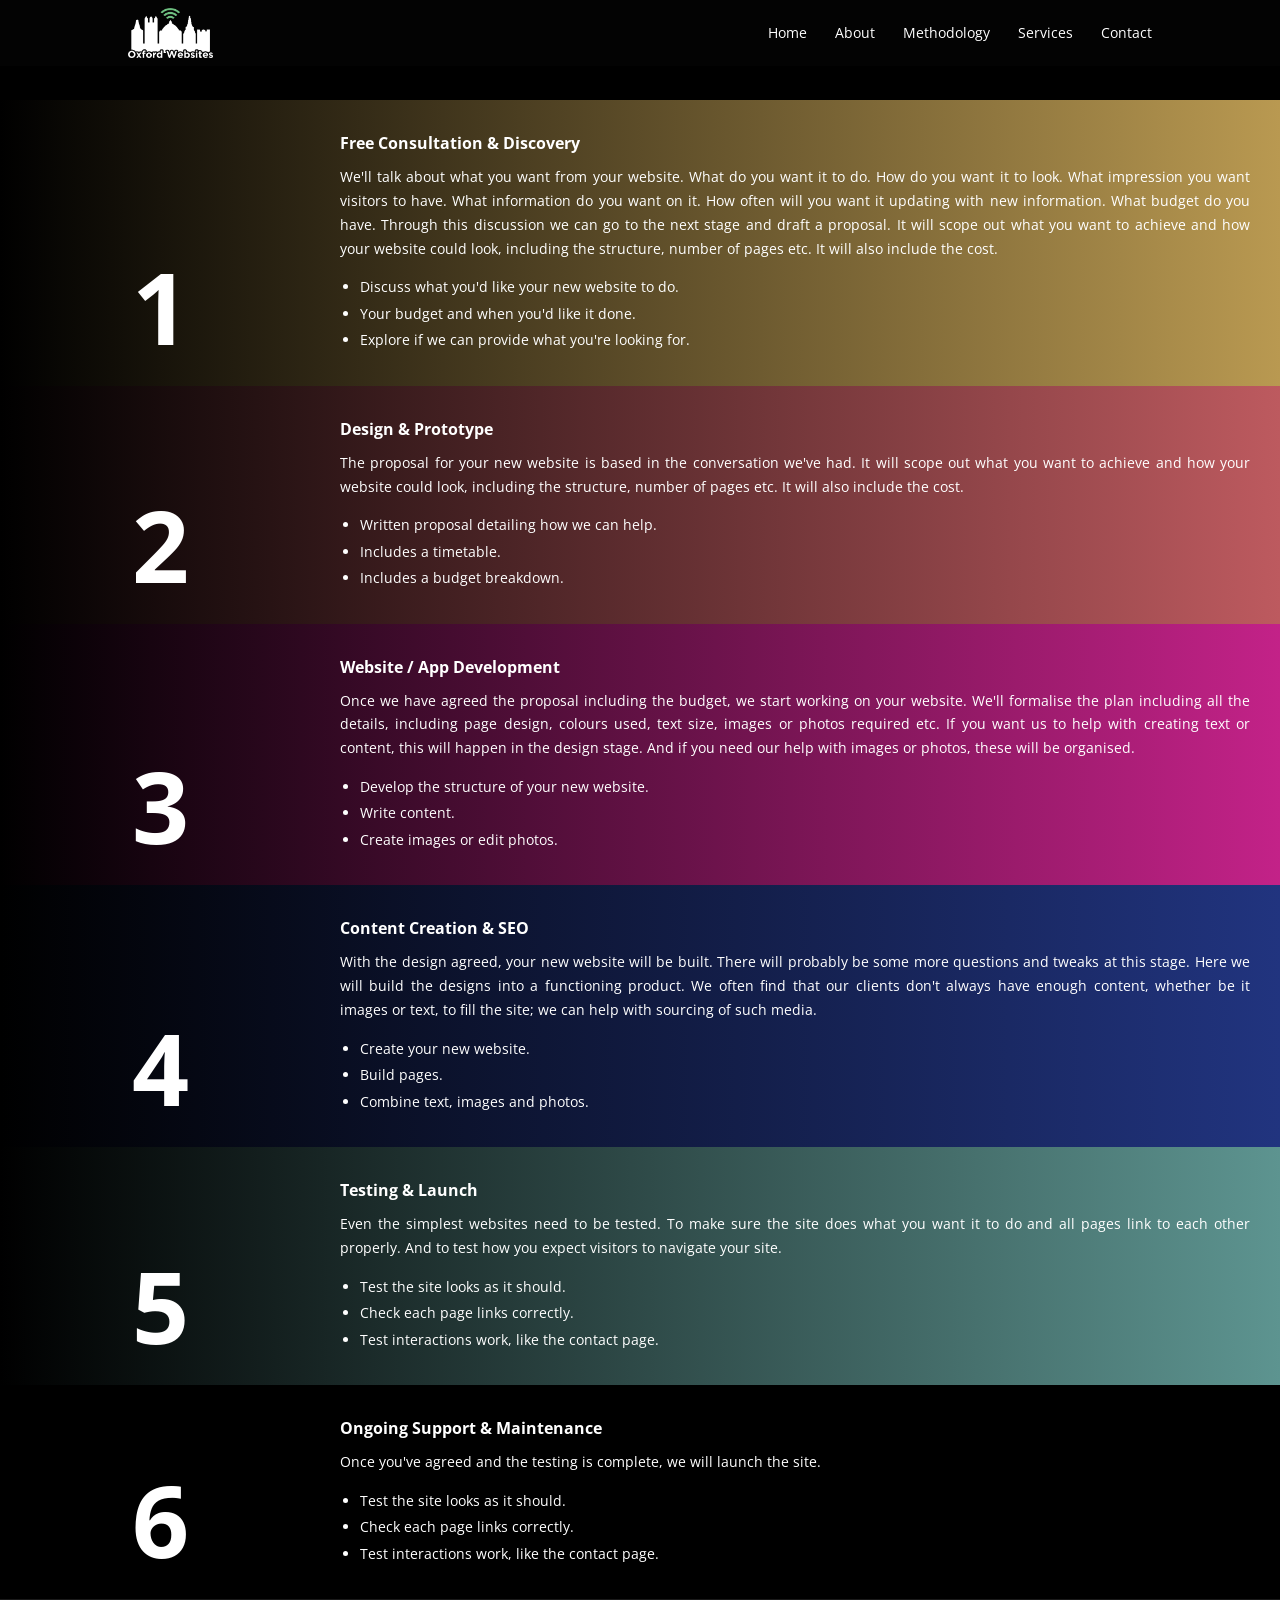
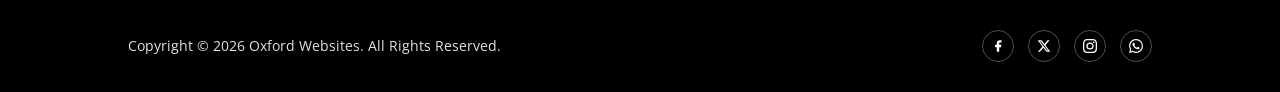
<file: methodology.html>
<!DOCTYPE html>
<html lang="en-US">
<head>
  <meta charset="UTF-8">
  <meta name="viewport" content="width=device-width, initial-scale=1.0">
  <title>Methodology - Oxford Websites</title>
  <link rel="preconnect" href="https://fonts.googleapis.com">
  <link rel="preconnect" href="https://fonts.gstatic.com" crossorigin>
  <link href="https://fonts.googleapis.com/css2?family=Archivo:wght@400;700&family=Poppins:wght@400;500&family=Roboto:wght@400;500;700&family=Open+Sans:wght@400;500;700&display=swap" rel="stylesheet">
  <link rel="stylesheet" href="style.css">
  <style>
    .methodology-section {
      background-color: #000;
      padding-top: 100px;
    }
    .step-row {
      width: 100%;
      display: grid;
      grid-template-columns: 1fr 3fr;
      min-height: 200px;
    }
    .step-row:nth-child(1) { background: linear-gradient(90deg, #000 0%, #b99951 100%); }
    .step-row:nth-child(2) { background: linear-gradient(90deg, #000 0%, #bd5a5f 100%); }
    .step-row:nth-child(3) { background: linear-gradient(90deg, #000 0%, #c32288 100%); }
    .step-row:nth-child(4) { background: linear-gradient(90deg, #000 0%, #21347f 100%); }
    .step-row:nth-child(5) { background: linear-gradient(90deg, #000 0%, #5d9490 100%); }
    .step-row:nth-child(6) { background: linear-gradient(90deg, #000 0%, #000 100%); }

    .step-number {
      display: flex;
      align-items: flex-end;
      justify-content: center;
      padding: 30px;
    }
    .step-number h1 {
      font-weight: 700;
      font-size: 100px;
      color: #fff;
      text-align: center;
      line-height: 1;
    }
    .step-content {
      padding: 30px 30px 30px 20px;
      color: #fff;
      display: flex;
      flex-direction: column;
      justify-content: center;
    }
    .step-content strong {
      display: block;
      margin-bottom: 8px;
      font-size: 16px;
    }
    .step-content p {
      line-height: 1.7;
      margin-bottom: 16px;
      text-align: justify;
    }
    .step-content ul {
      list-style: disc;
      padding-left: 20px;
    }
    .step-content ul li {
      margin-bottom: 4px;
      line-height: 1.6;
    }

    @media only screen and (max-width: 980px) {
      .step-number h1 { font-size: 60px; }
      .step-row { grid-template-columns: 80px 1fr; }
    }
    @media only screen and (max-width: 767px) {
      .methodology-section { padding-top: 80px; }
      .step-number h1 { font-size: 40px; }
      .step-row { grid-template-columns: 60px 1fr; }
      .step-content { padding: 20px 15px; }
    }
  </style>
</head>
<body>

  <!-- HEADER -->
  <header id="main-header">
    <div class="header-container">
      <div class="logo_container">
        <a href="index.html">
          <img src="images/logo.png" alt="Oxford Websites">
        </a>
      </div>
      <nav>
        <ul id="top-menu">
          <li><a href="index.html">Home</a></li>
          <li><a href="about.html">About</a></li>
          <li class="active"><a href="methodology.html">Methodology</a></li>
          <li><a href="services.html">Services</a></li>
          <li><a href="contact.html">Contact</a></li>
        </ul>
      </nav>
      <div class="mobile-menu-toggle" id="mobileToggle" aria-label="Toggle menu">
        <span></span><span></span><span></span>
      </div>
    </div>
    <div class="mobile-menu" id="mobileMenu">
      <a href="index.html">Home</a>
      <a href="about.html">About</a>
      <a href="methodology.html">Methodology</a>
      <a href="services.html">Services</a>
      <a href="contact.html">Contact</a>
    </div>
  </header>

  <!-- METHODOLOGY STEPS -->
  <section class="methodology-section">
    <div class="step-row">
      <div class="step-number"><h1>1</h1></div>
      <div class="step-content">
        <strong>Free Consultation &amp; Discovery</strong>
        <p>We'll talk about what you want from your website. What do you want it to do. How do you want it to look. What impression you want visitors to have. What information do you want on it. How often will you want it updating with new information. What budget do you have. Through this discussion we can go to the next stage and draft a proposal. It will scope out what you want to achieve and how your website could look, including the structure, number of pages etc. It will also include the cost.</p>
        <ul>
          <li>Discuss what you'd like your new website to do.</li>
          <li>Your budget and when you'd like it done.</li>
          <li>Explore if we can provide what you're looking for.</li>
        </ul>
      </div>
    </div>

    <div class="step-row">
      <div class="step-number"><h1>2</h1></div>
      <div class="step-content">
        <strong>Design &amp; Prototype</strong>
        <p>The proposal for your new website is based in the conversation we've had. It will scope out what you want to achieve and how your website could look, including the structure, number of pages etc. It will also include the cost.</p>
        <ul>
          <li>Written proposal detailing how we can help.</li>
          <li>Includes a timetable.</li>
          <li>Includes a budget breakdown.</li>
        </ul>
      </div>
    </div>

    <div class="step-row">
      <div class="step-number"><h1>3</h1></div>
      <div class="step-content">
        <strong>Website / App Development</strong>
        <p>Once we have agreed the proposal including the budget, we start working on your website. We'll formalise the plan including all the details, including page design, colours used, text size, images or photos required etc. If you want us to help with creating text or content, this will happen in the design stage. And if you need our help with images or photos, these will be organised.</p>
        <ul>
          <li>Develop the structure of your new website.</li>
          <li>Write content.</li>
          <li>Create images or edit photos.</li>
        </ul>
      </div>
    </div>

    <div class="step-row">
      <div class="step-number"><h1>4</h1></div>
      <div class="step-content">
        <strong>Content Creation &amp; SEO</strong>
        <p>With the design agreed, your new website will be built. There will probably be some more questions and tweaks at this stage. Here we will build the designs into a functioning product. We often find that our clients don't always have enough content, whether be it images or text, to fill the site; we can help with sourcing of such media.</p>
        <ul>
          <li>Create your new website.</li>
          <li>Build pages.</li>
          <li>Combine text, images and photos.</li>
        </ul>
      </div>
    </div>

    <div class="step-row">
      <div class="step-number"><h1>5</h1></div>
      <div class="step-content">
        <strong>Testing &amp; Launch</strong>
        <p>Even the simplest websites need to be tested. To make sure the site does what you want it to do and all pages link to each other properly. And to test how you expect visitors to navigate your site.</p>
        <ul>
          <li>Test the site looks as it should.</li>
          <li>Check each page links correctly.</li>
          <li>Test interactions work, like the contact page.</li>
        </ul>
      </div>
    </div>

    <div class="step-row">
      <div class="step-number"><h1>6</h1></div>
      <div class="step-content">
        <strong>Ongoing Support &amp; Maintenance</strong>
        <p>Once you've agreed and the testing is complete, we will launch the site.</p>
        <ul>
          <li>Test the site looks as it should.</li>
          <li>Check each page links correctly.</li>
          <li>Test interactions work, like the contact page.</li>
        </ul>
      </div>
    </div>
  </section>

  <!-- FOOTER -->
  <footer class="site-footer">
    <div class="footer-container">
      <div class="footer-copyright">Copyright &copy; 2026 Oxford Websites. All Rights Reserved.</div>
      <div class="social-links">
        <a href="#" title="Facebook"><svg viewBox="0 0 24 24"><path d="M18 2h-3a5 5 0 00-5 5v3H7v4h3v8h4v-8h3l1-4h-4V7a1 1 0 011-1h3z"/></svg></a>
        <a href="#" title="X"><svg viewBox="0 0 24 24"><path d="M18.244 2.25h3.308l-7.227 8.26 8.502 11.24H16.17l-5.214-6.817L4.99 21.75H1.68l7.73-8.835L1.254 2.25H8.08l4.713 6.231zm-1.161 17.52h1.833L7.084 4.126H5.117z"/></svg></a>
        <a href="#" title="Instagram"><svg viewBox="0 0 24 24"><path d="M12 2.163c3.204 0 3.584.012 4.85.07 3.252.148 4.771 1.691 4.919 4.919.058 1.265.069 1.645.069 4.849 0 3.205-.012 3.584-.069 4.849-.149 3.225-1.664 4.771-4.919 4.919-1.266.058-1.644.07-4.85.07-3.204 0-3.584-.012-4.849-.07-3.26-.149-4.771-1.699-4.919-4.92-.058-1.265-.07-1.644-.07-4.849 0-3.204.013-3.583.07-4.849.149-3.227 1.664-4.771 4.919-4.919 1.266-.057 1.645-.069 4.849-.069zM12 0C8.741 0 8.333.014 7.053.072 2.695.272.273 2.69.073 7.052.014 8.333 0 8.741 0 12c0 3.259.014 3.668.072 4.948.2 4.358 2.618 6.78 6.98 6.98C8.333 23.986 8.741 24 12 24c3.259 0 3.668-.014 4.948-.072 4.354-.2 6.782-2.618 6.979-6.98.059-1.28.073-1.689.073-4.948 0-3.259-.014-3.667-.072-4.947-.196-4.354-2.617-6.78-6.979-6.98C15.668.014 15.259 0 12 0zm0 5.838a6.162 6.162 0 100 12.324 6.162 6.162 0 000-12.324zM12 16a4 4 0 110-8 4 4 0 010 8zm6.406-11.845a1.44 1.44 0 100 2.881 1.44 1.44 0 000-2.881z"/></svg></a>
        <a href="#" title="WhatsApp"><svg viewBox="0 0 24 24"><path d="M17.472 14.382c-.297-.149-1.758-.867-2.03-.967-.273-.099-.471-.148-.67.15-.197.297-.767.966-.94 1.164-.173.199-.347.223-.644.075-.297-.15-1.255-.463-2.39-1.475-.883-.788-1.48-1.761-1.653-2.059-.173-.297-.018-.458.13-.606.134-.133.298-.347.446-.52.149-.174.198-.298.298-.497.099-.198.05-.371-.025-.52-.075-.149-.669-1.612-.916-2.207-.242-.579-.487-.5-.669-.51-.173-.008-.371-.01-.57-.01-.198 0-.52.074-.792.372-.272.297-1.04 1.016-1.04 2.479 0 1.462 1.065 2.875 1.213 3.074.149.198 2.096 3.2 5.077 4.487.709.306 1.262.489 1.694.625.712.227 1.36.195 1.871.118.571-.085 1.758-.719 2.006-1.413.248-.694.248-1.289.173-1.413-.074-.124-.272-.198-.57-.347m-5.421 7.403h-.004a9.87 9.87 0 01-5.031-1.378l-.361-.214-3.741.982.998-3.648-.235-.374a9.86 9.86 0 01-1.51-5.26c.001-5.45 4.436-9.884 9.888-9.884 2.64 0 5.122 1.03 6.988 2.898a9.825 9.825 0 012.893 6.994c-.003 5.45-4.437 9.884-9.885 9.884m8.413-18.297A11.815 11.815 0 0012.05 0C5.495 0 .16 5.335.157 11.892c0 2.096.547 4.142 1.588 5.945L.057 24l6.305-1.654a11.882 11.882 0 005.683 1.448h.005c6.554 0 11.89-5.335 11.893-11.893a11.821 11.821 0 00-3.48-8.413z"/></svg></a>
      </div>
    </div>
  </footer>

  <script>
    document.getElementById('mobileToggle').addEventListener('click', () => {
      document.getElementById('mobileMenu').classList.toggle('open');
    });
    window.addEventListener('scroll', () => {
      document.getElementById('main-header').classList.toggle('scrolled', window.scrollY > 50);
    });
  </script>
</body>
</html>
</file>
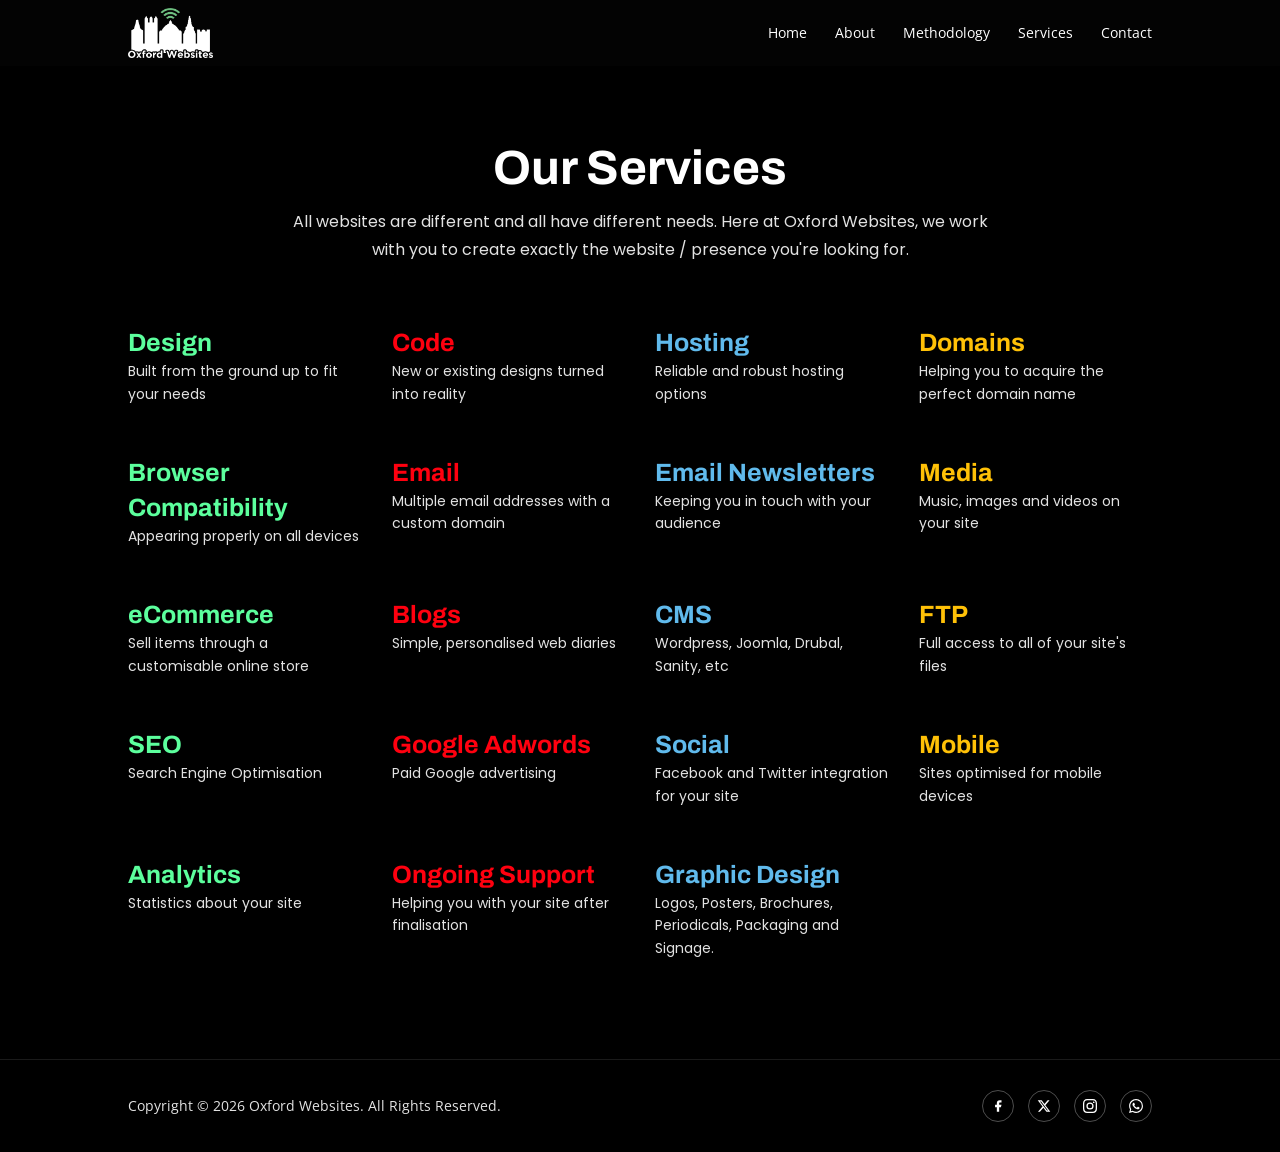
<file: services.html>
<!DOCTYPE html>
<html lang="en-US">
<head>
  <meta charset="UTF-8">
  <meta name="viewport" content="width=device-width, initial-scale=1.0">
  <title>Services - Oxford Websites</title>
  <link rel="preconnect" href="https://fonts.googleapis.com">
  <link rel="preconnect" href="https://fonts.gstatic.com" crossorigin>
  <link href="https://fonts.googleapis.com/css2?family=Archivo:wght@400;700&family=Poppins:wght@400;500&family=Roboto:wght@400;500;700&family=Open+Sans:wght@400;500;700&display=swap" rel="stylesheet">
  <link rel="stylesheet" href="style.css">
  <style>
    .services-section {
      background-color: #000;
      padding: 140px 0 80px;
    }
    .services-header {
      max-width: 720px;
      margin: 0 auto 60px;
      text-align: center;
    }
    .services-header h2 {
      font-family: 'Archivo', Helvetica, Arial, sans-serif;
      font-weight: 700;
      font-size: 48px;
      color: #fff;
      line-height: 1.2;
      margin-bottom: 10px;
    }
    .services-header p {
      color: #e2e2e2;
      line-height: 1.8;
      font-family: 'Poppins', Helvetica, Arial, sans-serif;
      font-size: 16px;
    }
    .services-grid {
      max-width: 1080px;
      width: 80%;
      margin: 0 auto;
      display: grid;
      grid-template-columns: repeat(4, 1fr);
      gap: 30px;
    }
    .service-item {
      margin-bottom: 20px;
    }
    .service-item h4 {
      font-family: 'Archivo', Helvetica, Arial, sans-serif;
      font-weight: 700;
      font-size: 25px;
      line-height: 1.4;
      margin-bottom: 0;
    }
    .service-item p {
      color: #e2e2e2;
      line-height: 1.6;
      font-family: 'Poppins', Helvetica, Arial, sans-serif;
      font-size: 14px;
    }
    /* Color cycle: green, red, blue, yellow */
    .service-item:nth-child(4n+1) h4 { color: #5cff9d; }
    .service-item:nth-child(4n+2) h4 { color: #ff000f; }
    .service-item:nth-child(4n+3) h4 { color: #60baec; }
    .service-item:nth-child(4n+0) h4 { color: #ffc107; }

    @media only screen and (max-width: 980px) {
      .services-header h2 { font-size: 32px; }
      .services-header p { font-size: 15px; }
      .services-grid {
        grid-template-columns: repeat(2, 1fr);
        width: 90%;
      }
      .service-item h4 { font-size: 16px; }
    }
    @media only screen and (max-width: 767px) {
      .services-header h2 { font-size: 20px; }
      .services-header p { font-size: 14px; }
      .services-grid {
        grid-template-columns: 1fr;
      }
      .service-item h4 { font-size: 15px; }
    }
  </style>
</head>
<body>

  <!-- HEADER -->
  <header id="main-header">
    <div class="header-container">
      <div class="logo_container">
        <a href="index.html">
          <img src="images/logo.png" alt="Oxford Websites">
        </a>
      </div>
      <nav>
        <ul id="top-menu">
          <li><a href="index.html">Home</a></li>
          <li><a href="about.html">About</a></li>
          <li><a href="methodology.html">Methodology</a></li>
          <li class="active"><a href="services.html">Services</a></li>
          <li><a href="contact.html">Contact</a></li>
        </ul>
      </nav>
      <div class="mobile-menu-toggle" id="mobileToggle" aria-label="Toggle menu">
        <span></span><span></span><span></span>
      </div>
    </div>
    <div class="mobile-menu" id="mobileMenu">
      <a href="index.html">Home</a>
      <a href="about.html">About</a>
      <a href="methodology.html">Methodology</a>
      <a href="services.html">Services</a>
      <a href="contact.html">Contact</a>
    </div>
  </header>

  <!-- SERVICES -->
  <section class="services-section">
    <div class="services-header">
      <h2>Our Services</h2>
      <p>All websites are different and all have different needs. Here at Oxford Websites, we work with you to create exactly the website / presence you're looking for.</p>
    </div>

    <div class="services-grid">
      <div class="service-item">
        <h4>Design</h4>
        <p>Built from the ground up to fit your needs</p>
      </div>
      <div class="service-item">
        <h4>Code</h4>
        <p>New or existing designs turned into reality</p>
      </div>
      <div class="service-item">
        <h4>Hosting</h4>
        <p>Reliable and robust hosting options</p>
      </div>
      <div class="service-item">
        <h4>Domains</h4>
        <p>Helping you to acquire the perfect domain name</p>
      </div>
      <div class="service-item">
        <h4>Browser Compatibility</h4>
        <p>Appearing properly on all devices</p>
      </div>
      <div class="service-item">
        <h4>Email</h4>
        <p>Multiple email addresses with a custom domain</p>
      </div>
      <div class="service-item">
        <h4>Email Newsletters</h4>
        <p>Keeping you in touch with your audience</p>
      </div>
      <div class="service-item">
        <h4>Media</h4>
        <p>Music, images and videos on your site</p>
      </div>
      <div class="service-item">
        <h4>eCommerce</h4>
        <p>Sell items through a customisable online store</p>
      </div>
      <div class="service-item">
        <h4>Blogs</h4>
        <p>Simple, personalised web diaries</p>
      </div>
      <div class="service-item">
        <h4>CMS</h4>
        <p>Wordpress, Joomla, Drubal, Sanity, etc</p>
      </div>
      <div class="service-item">
        <h4>FTP</h4>
        <p>Full access to all of your site's files</p>
      </div>
      <div class="service-item">
        <h4>SEO</h4>
        <p>Search Engine Optimisation</p>
      </div>
      <div class="service-item">
        <h4>Google Adwords</h4>
        <p>Paid Google advertising</p>
      </div>
      <div class="service-item">
        <h4>Social</h4>
        <p>Facebook and Twitter integration for your site</p>
      </div>
      <div class="service-item">
        <h4>Mobile</h4>
        <p>Sites optimised for mobile devices</p>
      </div>
      <div class="service-item">
        <h4>Analytics</h4>
        <p>Statistics about your site</p>
      </div>
      <div class="service-item">
        <h4>Ongoing Support</h4>
        <p>Helping you with your site after finalisation</p>
      </div>
      <div class="service-item">
        <h4>Graphic Design</h4>
        <p>Logos, Posters, Brochures, Periodicals, Packaging and Signage.</p>
      </div>
    </div>
  </section>

  <!-- FOOTER -->
  <footer class="site-footer">
    <div class="footer-container">
      <div class="footer-copyright">Copyright &copy; 2026 Oxford Websites. All Rights Reserved.</div>
      <div class="social-links">
        <a href="#" title="Facebook"><svg viewBox="0 0 24 24"><path d="M18 2h-3a5 5 0 00-5 5v3H7v4h3v8h4v-8h3l1-4h-4V7a1 1 0 011-1h3z"/></svg></a>
        <a href="#" title="X"><svg viewBox="0 0 24 24"><path d="M18.244 2.25h3.308l-7.227 8.26 8.502 11.24H16.17l-5.214-6.817L4.99 21.75H1.68l7.73-8.835L1.254 2.25H8.08l4.713 6.231zm-1.161 17.52h1.833L7.084 4.126H5.117z"/></svg></a>
        <a href="#" title="Instagram"><svg viewBox="0 0 24 24"><path d="M12 2.163c3.204 0 3.584.012 4.85.07 3.252.148 4.771 1.691 4.919 4.919.058 1.265.069 1.645.069 4.849 0 3.205-.012 3.584-.069 4.849-.149 3.225-1.664 4.771-4.919 4.919-1.266.058-1.644.07-4.85.07-3.204 0-3.584-.012-4.849-.07-3.26-.149-4.771-1.699-4.919-4.92-.058-1.265-.07-1.644-.07-4.849 0-3.204.013-3.583.07-4.849.149-3.227 1.664-4.771 4.919-4.919 1.266-.057 1.645-.069 4.849-.069zM12 0C8.741 0 8.333.014 7.053.072 2.695.272.273 2.69.073 7.052.014 8.333 0 8.741 0 12c0 3.259.014 3.668.072 4.948.2 4.358 2.618 6.78 6.98 6.98C8.333 23.986 8.741 24 12 24c3.259 0 3.668-.014 4.948-.072 4.354-.2 6.782-2.618 6.979-6.98.059-1.28.073-1.689.073-4.948 0-3.259-.014-3.667-.072-4.947-.196-4.354-2.617-6.78-6.979-6.98C15.668.014 15.259 0 12 0zm0 5.838a6.162 6.162 0 100 12.324 6.162 6.162 0 000-12.324zM12 16a4 4 0 110-8 4 4 0 010 8zm6.406-11.845a1.44 1.44 0 100 2.881 1.44 1.44 0 000-2.881z"/></svg></a>
        <a href="#" title="WhatsApp"><svg viewBox="0 0 24 24"><path d="M17.472 14.382c-.297-.149-1.758-.867-2.03-.967-.273-.099-.471-.148-.67.15-.197.297-.767.966-.94 1.164-.173.199-.347.223-.644.075-.297-.15-1.255-.463-2.39-1.475-.883-.788-1.48-1.761-1.653-2.059-.173-.297-.018-.458.13-.606.134-.133.298-.347.446-.52.149-.174.198-.298.298-.497.099-.198.05-.371-.025-.52-.075-.149-.669-1.612-.916-2.207-.242-.579-.487-.5-.669-.51-.173-.008-.371-.01-.57-.01-.198 0-.52.074-.792.372-.272.297-1.04 1.016-1.04 2.479 0 1.462 1.065 2.875 1.213 3.074.149.198 2.096 3.2 5.077 4.487.709.306 1.262.489 1.694.625.712.227 1.36.195 1.871.118.571-.085 1.758-.719 2.006-1.413.248-.694.248-1.289.173-1.413-.074-.124-.272-.198-.57-.347m-5.421 7.403h-.004a9.87 9.87 0 01-5.031-1.378l-.361-.214-3.741.982.998-3.648-.235-.374a9.86 9.86 0 01-1.51-5.26c.001-5.45 4.436-9.884 9.888-9.884 2.64 0 5.122 1.03 6.988 2.898a9.825 9.825 0 012.893 6.994c-.003 5.45-4.437 9.884-9.885 9.884m8.413-18.297A11.815 11.815 0 0012.05 0C5.495 0 .16 5.335.157 11.892c0 2.096.547 4.142 1.588 5.945L.057 24l6.305-1.654a11.882 11.882 0 005.683 1.448h.005c6.554 0 11.89-5.335 11.893-11.893a11.821 11.821 0 00-3.48-8.413z"/></svg></a>
      </div>
    </div>
  </footer>

  <script>
    document.getElementById('mobileToggle').addEventListener('click', () => {
      document.getElementById('mobileMenu').classList.toggle('open');
    });
    window.addEventListener('scroll', () => {
      document.getElementById('main-header').classList.toggle('scrolled', window.scrollY > 50);
    });
  </script>
</body>
</html>
</file>
<file: style.css>
/* ===== RESET ===== */
*, *::before, *::after { margin: 0; padding: 0; box-sizing: border-box; }
html { scroll-behavior: smooth; }
body {
  font-family: 'Open Sans', Arial, sans-serif;
  font-size: 14px;
  line-height: 1.7;
  color: #666;
  -webkit-font-smoothing: antialiased;
  background: #000;
}
a { text-decoration: none; color: inherit; }
ul { list-style: none; }
img { max-width: 100%; height: auto; display: block; }

/* ===== HEADER ===== */
#main-header {
  position: fixed;
  top: 0;
  left: 0;
  width: 100%;
  z-index: 1000;
  background-color: rgba(10, 10, 10, 0.3);
  transition: background-color 0.4s ease;
}
#main-header.scrolled {
  background-color: rgba(10, 10, 10, 0.22);
}
.header-container {
  max-width: 1080px;
  width: 80%;
  margin: 0 auto;
  display: flex;
  align-items: center;
  justify-content: space-between;
  height: 66px;
}
.logo_container a {
  display: flex;
  align-items: center;
}
.logo_container img {
  height: 50px;
  width: auto;
}
#top-menu {
  display: flex;
  gap: 28px;
}
#top-menu a {
  font-size: 14px;
  color: #fff;
  transition: opacity 0.3s;
}
#top-menu a:hover {
  opacity: 0.7;
}
.mobile-menu-toggle {
  display: none;
  flex-direction: column;
  gap: 5px;
  cursor: pointer;
  padding: 5px;
}
.mobile-menu-toggle span {
  width: 24px;
  height: 2px;
  background: #fff;
  transition: 0.3s;
}
.mobile-menu {
  display: none;
  position: absolute;
  top: 66px;
  left: 0;
  width: 100%;
  background-color: rgba(10, 10, 10, 0.9);
  padding: 20px 0;
}
.mobile-menu.open {
  display: block;
}
.mobile-menu a {
  display: block;
  padding: 12px 30px;
  color: #fff;
  font-size: 14px;
}
.mobile-menu a:hover {
  background: rgba(255,255,255,0.1);
}

/* ===== FOOTER ===== */
.site-footer {
  background-color: #000;
  border-top: 1px solid rgba(255,255,255,0.1);
  padding: 30px 0;
}
.footer-container {
  max-width: 1080px;
  width: 80%;
  margin: 0 auto;
  display: flex;
  justify-content: space-between;
  align-items: center;
}
.footer-copyright {
  color: #e2e2e2;
  font-size: 14px;
}
.social-links {
  display: flex;
  gap: 14px;
}
.social-links a {
  width: 32px;
  height: 32px;
  border: 1px solid rgba(255,255,255,0.3);
  border-radius: 50%;
  display: flex;
  align-items: center;
  justify-content: center;
  color: #fff;
  font-size: 14px;
  transition: background 0.3s, border-color 0.3s;
}
.social-links a:hover {
  background: rgba(255,255,255,0.15);
  border-color: rgba(255,255,255,0.6);
}
.social-links svg {
  width: 14px;
  height: 14px;
  fill: #fff;
}

/* ===== PAGE HERO (used by about, methodology, contact) ===== */
.page-hero {
  background-color: #000;
  padding: 140px 0 60px;
}
.page-hero .container {
  max-width: 1080px;
  width: 80%;
  margin: 0 auto;
}
.page-hero h4 {
  font-family: 'Archivo', Helvetica, Arial, sans-serif;
  font-weight: 700;
  text-transform: uppercase;
  font-size: 14px;
  color: #fff;
  letter-spacing: 1px;
  line-height: 1.4;
  margin-bottom: 10px;
}
.page-hero h1 {
  font-family: 'Archivo', Helvetica, Arial, sans-serif;
  font-weight: 700;
  font-size: 72px;
  color: #fff;
  line-height: 1.2;
}

/* ===== COMMON SECTION CONTAINERS ===== */
.section-black {
  background-color: #000;
  padding: 54px 0;
}
.section-container {
  max-width: 1080px;
  width: 80%;
  margin: 0 auto;
}

/* ===== RESPONSIVE ===== */
@media only screen and (max-width: 980px) {
  .header-container, .footer-container, .section-container, .page-hero .container {
    width: 90%;
  }
  #top-menu {
    display: none;
  }
  .mobile-menu-toggle {
    display: flex;
  }
  .page-hero h1 {
    font-size: 40px;
  }
}
@media only screen and (max-width: 767px) {
  .page-hero h1 {
    font-size: 24px;
  }
  .footer-container {
    flex-direction: column;
    gap: 20px;
    text-align: center;
  }
}
</file>
